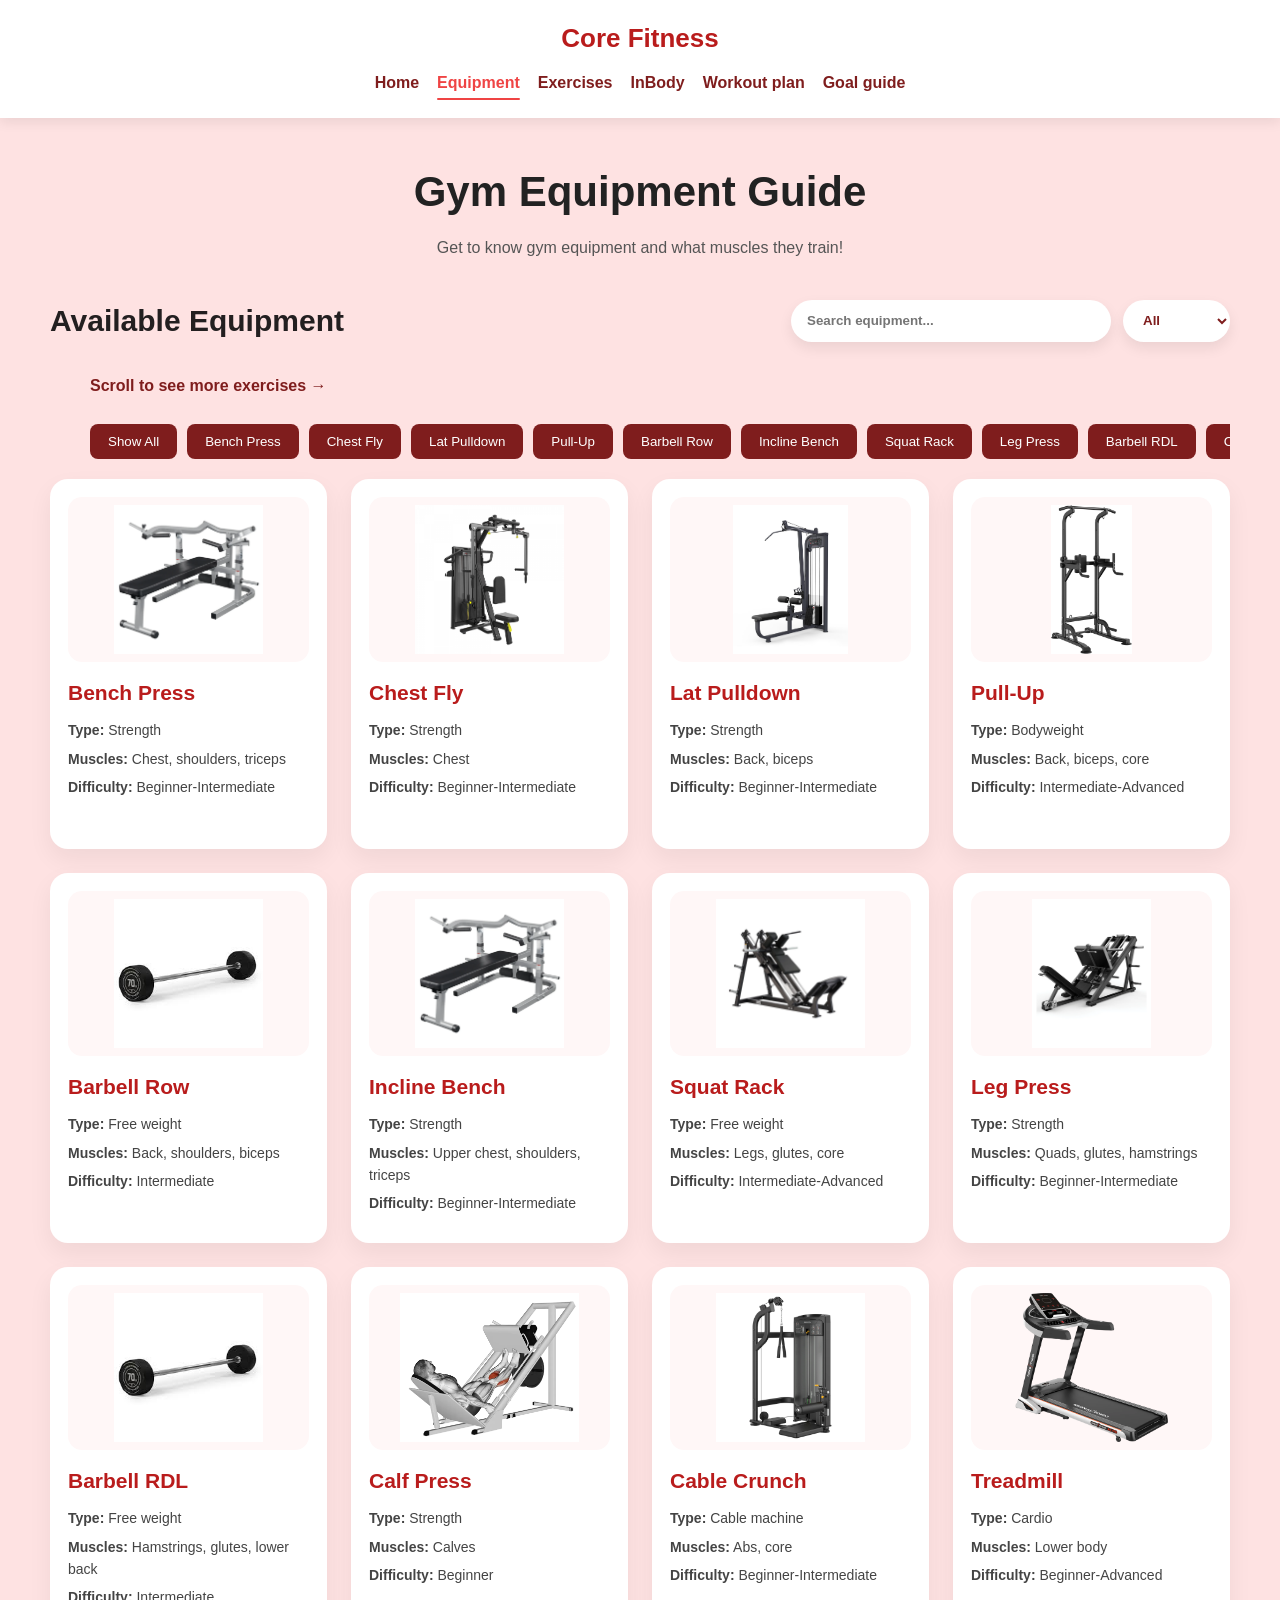
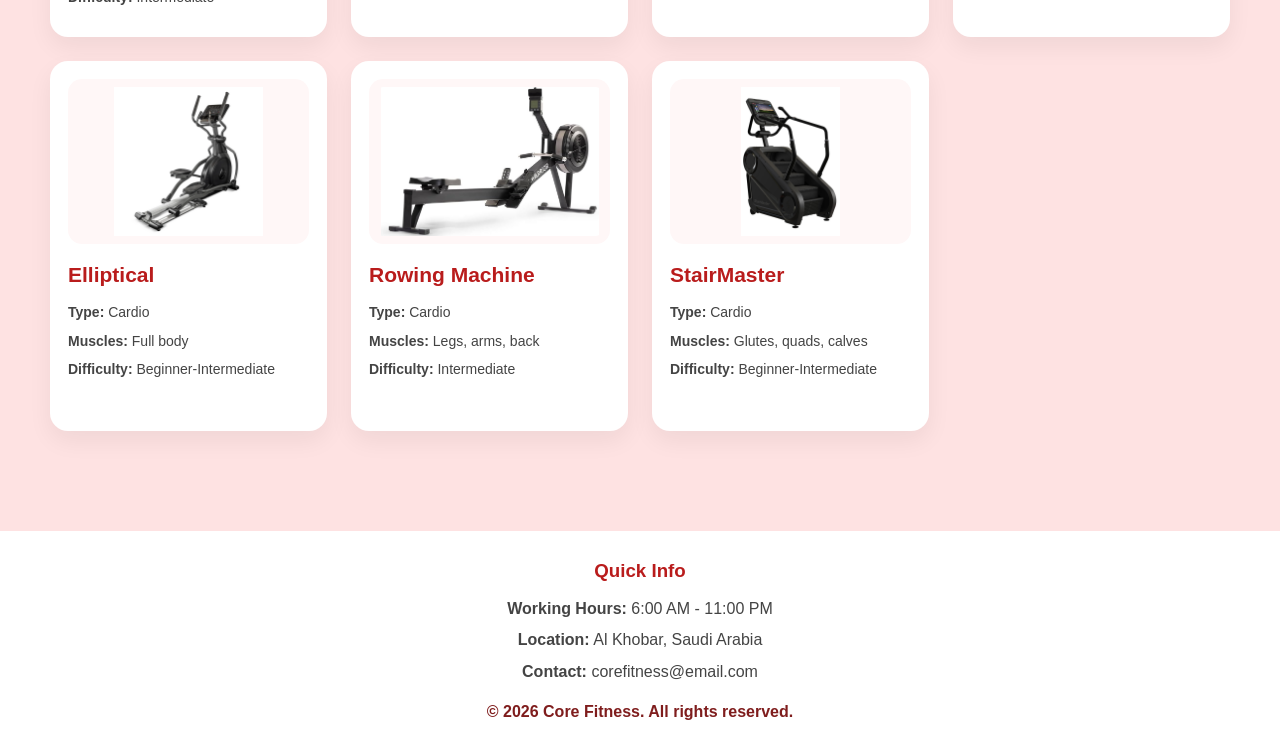
<file: equipment.html>
<!DOCTYPE html>
<html lang="en">
<head>
  <meta charset="UTF-8">
  <meta name="viewport" content="width=device-width, initial-scale=1.0">
  <title>Core Fitness - Equipment Guide</title>
  <link rel="stylesheet" href="css/equipment.css">
</head>

<body>
  <header class="navbar">
    <div class="logo">
      <h1>Core Fitness</h1>
    </div>

    <nav aria-label="Main navigation">
      <a href="index.html">Home</a>
      <a href="equipment.html" class="active">Equipment</a>
      <a href="exercises.html">Exercises</a>
      <a href="inbody.html">InBody</a>
      <a href="workoutplan.html">Workout plan</a>
      <a href="goalguide.html">Goal guide</a>
    </nav>
  </header>

  <main class="page">
    <section class="hero">
      <h1>Gym Equipment Guide</h1>
      <p>Get to know gym equipment and what muscles they train!</p>
    </section>

    <section class="equipment-section">
      <div class="equipment-top">
        <h2>Available Equipment</h2>

        <div class="equipment-controls">
          <label for="searchInput" class="visually-hidden">Search equipment</label>
          <input type="text" id="searchInput" placeholder="Search equipment..." autocomplete="off" spellcheck="false">

          <label for="filterSelect" class="visually-hidden">Filter equipment</label>
          <select id="filterSelect">
            <option value="all">All</option>
            <option value="strength">Strength</option>
            <option value="cardio">Cardio</option>
          </select>
        </div>
      </div>

       <p class="scroll-text">Scroll to see more exercises →</p>

<div class="equipment-buttons">
  <button type="button" data-equipment="all">Show All</button>
  <button type="button" data-equipment="Bench Press">Bench Press</button>
  <button type="button" data-equipment="Chest Fly">Chest Fly</button>
  <button type="button" data-equipment="Lat Pulldown">Lat Pulldown</button>
  <button type="button" data-equipment="Pull-Up">Pull-Up</button>
  <button type="button" data-equipment="Barbell Row">Barbell Row</button>
  <button type="button" data-equipment="Incline Bench">Incline Bench</button>
  <button type="button" data-equipment="Squat Rack">Squat Rack</button>
  <button type="button" data-equipment="Leg Press">Leg Press</button>
  <button type="button" data-equipment="Barbell RDL">Barbell RDL</button>
  <button type="button" data-equipment="Calf Press">Calf Press</button>
  <button type="button" data-equipment="Cable Crunch">Cable Crunch</button>
  <button type="button" data-equipment="Treadmill">Treadmill</button>
  <button type="button" data-equipment="Elliptical">Elliptical</button>
  <button type="button" data-equipment="Rowing Machine">Rowing Machine</button>
  <button type="button" data-equipment="StairMaster">StairMaster</button>
</div>
      <div class="grid">
        <div class="card" data-type="strength">
          <img src="images/bench-press.jpg" alt="Bench Press">
          <h3>Bench Press</h3>
          <p><strong>Type:</strong> Strength</p>
          <p><strong>Muscles:</strong> Chest, shoulders, triceps</p>
          <p><strong>Difficulty:</strong> Beginner-Intermediate</p>
        </div>

        <div class="card" data-type="strength">
          <img src="images/chest-fly.jpg" alt="Chest Fly">
          <h3>Chest Fly</h3>
          <p><strong>Type:</strong> Strength</p>
          <p><strong>Muscles:</strong> Chest</p>
          <p><strong>Difficulty:</strong> Beginner-Intermediate</p>
        </div>

        <div class="card" data-type="strength">
          <img src="images/lat-pulldown.jpg" alt="Lat Pulldown">
          <h3>Lat Pulldown</h3>
          <p><strong>Type:</strong> Strength</p>
          <p><strong>Muscles:</strong> Back, biceps</p>
          <p><strong>Difficulty:</strong> Beginner-Intermediate</p>
        </div>

        <div class="card" data-type="strength">
          <img src="images/pull-up-bars.jpg" alt="Pull-Up">
          <h3>Pull-Up</h3>
          <p><strong>Type:</strong> Bodyweight</p>
          <p><strong>Muscles:</strong> Back, biceps, core</p>
          <p><strong>Difficulty:</strong> Intermediate-Advanced</p>
        </div>

        <div class="card" data-type="strength">
          <img src="images/barbell-rdl.jpg" alt="Barbell Row">
          <h3>Barbell Row</h3>
          <p><strong>Type:</strong> Free weight</p>
          <p><strong>Muscles:</strong> Back, shoulders, biceps</p>
          <p><strong>Difficulty:</strong> Intermediate</p>
        </div>

        <div class="card" data-type="strength">
          <img src="images/bench-press.jpg" alt="Incline Bench">
          <h3>Incline Bench</h3>
          <p><strong>Type:</strong> Strength</p>
          <p><strong>Muscles:</strong> Upper chest, shoulders, triceps</p>
          <p><strong>Difficulty:</strong> Beginner-Intermediate</p>
        </div>

        <div class="card" data-type="strength">
          <img src="images/squat-racks.jpg" alt="Squat Rack">
          <h3>Squat Rack</h3>
          <p><strong>Type:</strong> Free weight</p>
          <p><strong>Muscles:</strong> Legs, glutes, core</p>
          <p><strong>Difficulty:</strong> Intermediate-Advanced</p>
        </div>

        <div class="card" data-type="strength">
          <img src="images/leg-press.jpg" alt="Leg Press">
          <h3>Leg Press</h3>
          <p><strong>Type:</strong> Strength</p>
          <p><strong>Muscles:</strong> Quads, glutes, hamstrings</p>
          <p><strong>Difficulty:</strong> Beginner-Intermediate</p>
        </div>

        <div class="card" data-type="strength">
          <img src="images/barbell-rdl.jpg" alt="Barbell RDL">
          <h3>Barbell RDL</h3>
          <p><strong>Type:</strong> Free weight</p>
          <p><strong>Muscles:</strong> Hamstrings, glutes, lower back</p>
          <p><strong>Difficulty:</strong> Intermediate</p>
        </div>

        <div class="card" data-type="strength">
          <img src="images/calf-press.jpg" alt="Calf Press">
          <h3>Calf Press</h3>
          <p><strong>Type:</strong> Strength</p>
          <p><strong>Muscles:</strong> Calves</p>
          <p><strong>Difficulty:</strong> Beginner</p>
        </div>

        <div class="card" data-type="strength">
          <img src="images/cable-crunch.jpg" alt="Cable Crunch">
          <h3>Cable Crunch</h3>
          <p><strong>Type:</strong> Cable machine</p>
          <p><strong>Muscles:</strong> Abs, core</p>
          <p><strong>Difficulty:</strong> Beginner-Intermediate</p>
        </div>

        <div class="card" data-type="cardio">
          <img src="images/treadmill.jpg" alt="Treadmill">
          <h3>Treadmill</h3>
          <p><strong>Type:</strong> Cardio</p>
          <p><strong>Muscles:</strong> Lower body</p>
          <p><strong>Difficulty:</strong> Beginner-Advanced</p>
        </div>

        <div class="card" data-type="cardio">
          <img src="images/Elliptical.jpg" alt="Elliptical">
          <h3>Elliptical</h3>
          <p><strong>Type:</strong> Cardio</p>
          <p><strong>Muscles:</strong> Full body</p>
          <p><strong>Difficulty:</strong> Beginner-Intermediate</p>
        </div>

        <div class="card" data-type="cardio">
          <img src="images/rowing machine.jpg" alt="Rowing Machine">
          <h3>Rowing Machine</h3>
          <p><strong>Type:</strong> Cardio</p>
          <p><strong>Muscles:</strong> Legs, arms, back</p>
          <p><strong>Difficulty:</strong> Intermediate</p>
        </div>

        <div class="card" data-type="cardio">
          <img src="images/StairMaster.jpg" alt="StairMaster">
          <h3>StairMaster</h3>
          <p><strong>Type:</strong> Cardio</p>
          <p><strong>Muscles:</strong> Glutes, quads, calves</p>
          <p><strong>Difficulty:</strong> Beginner-Intermediate</p>
        </div>
      </div>
    </section>
  </main>

  <footer>

  <div class="footer-info">
    <h3>Quick Info</h3>

    <p><strong>Working Hours:</strong> 6:00 AM - 11:00 PM</p>

    <p><strong>Location:</strong> Al Khobar, Saudi Arabia</p>

    <p><strong>Contact:</strong> corefitness@email.com</p>
  </div>

  <p class="rights">
    ©️ 2026 Core Fitness. All rights reserved.
  </p>

</footer>

  <script src="js/equipment.js"></script>
</body>
</html>
</file>
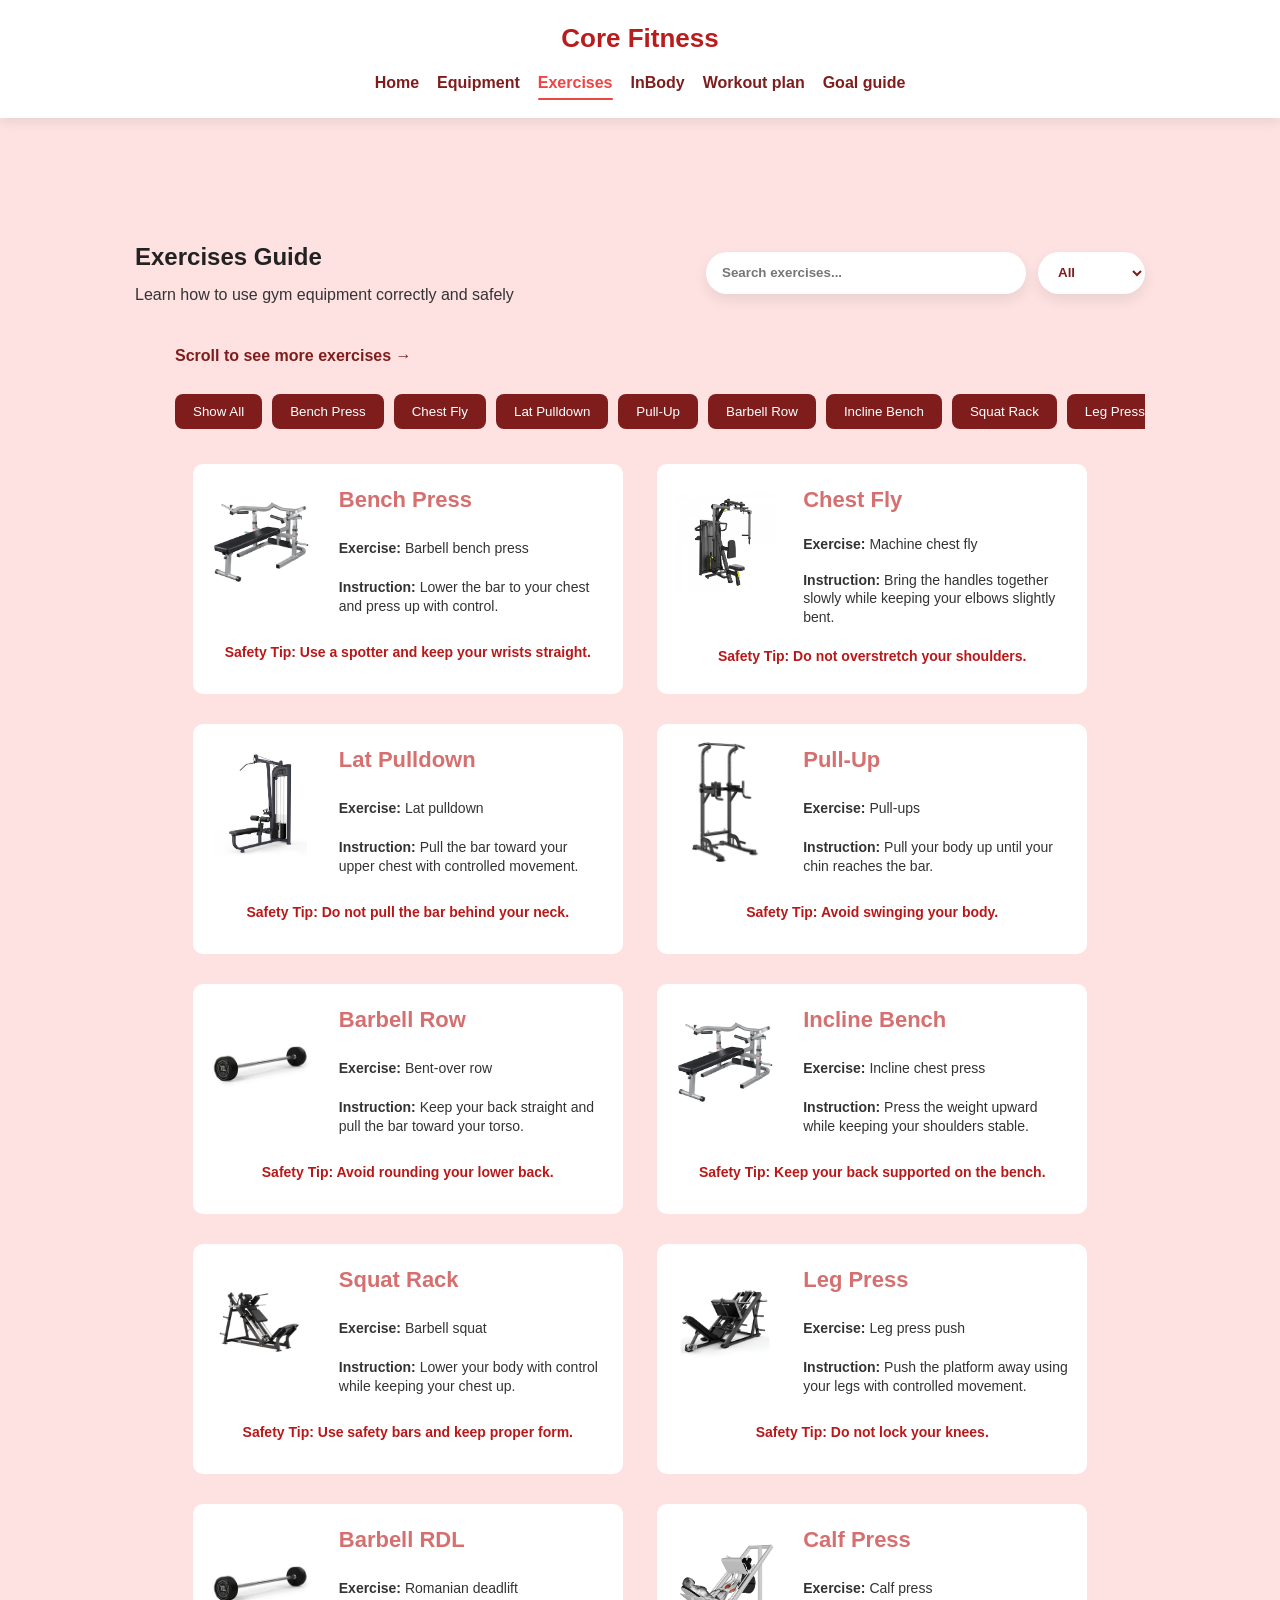
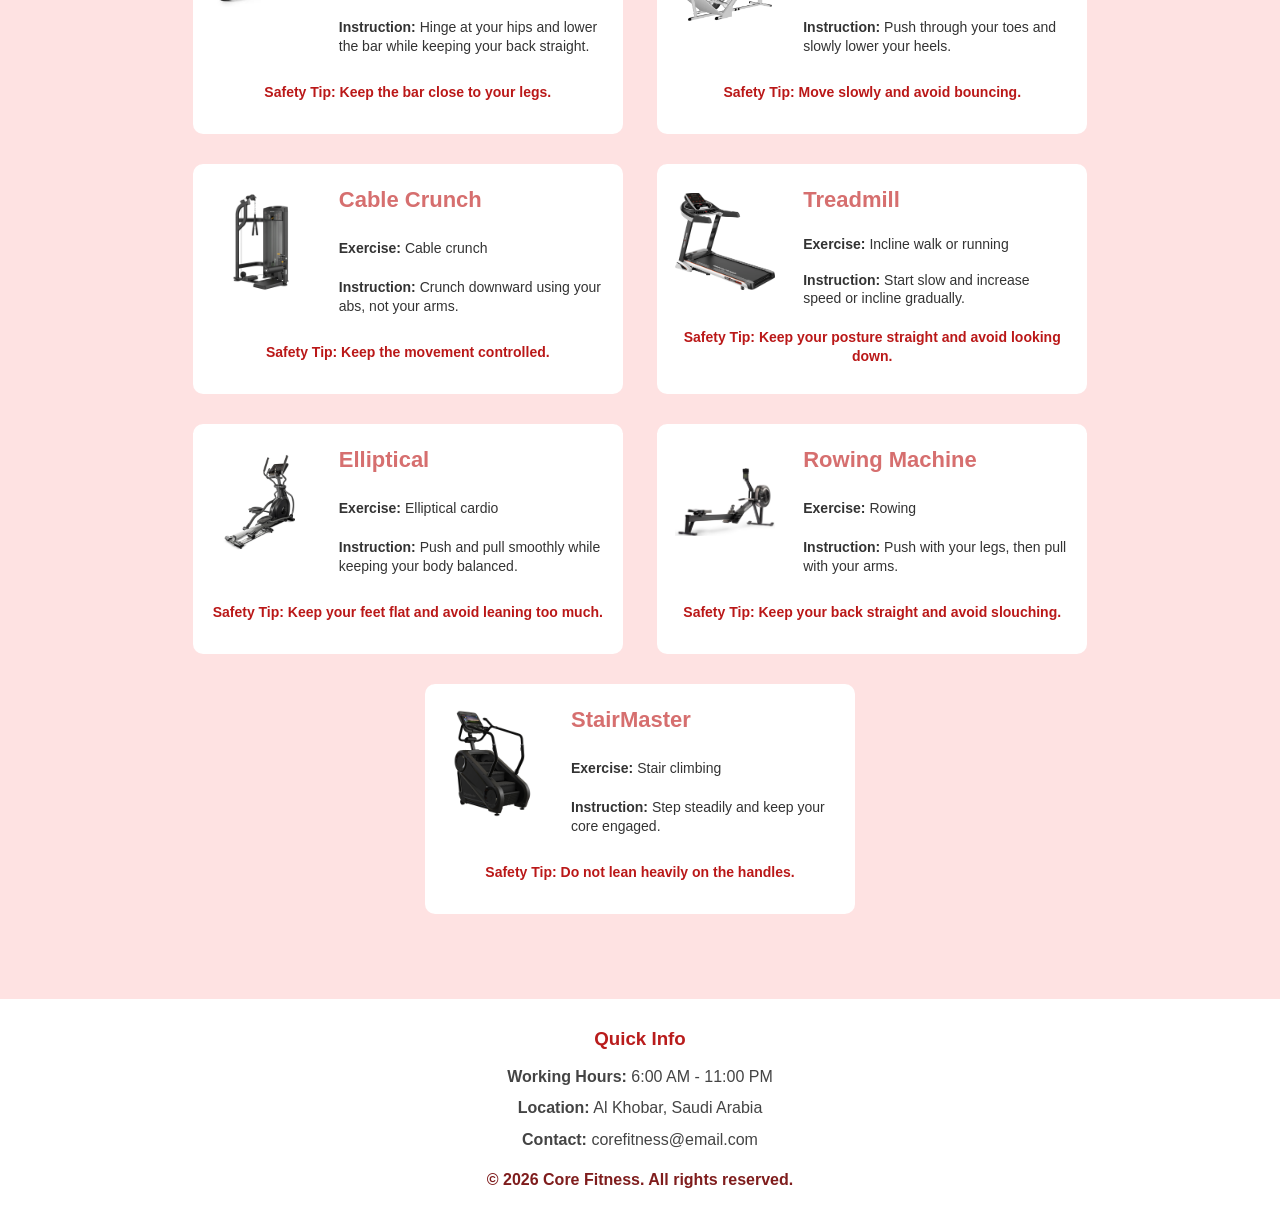
<file: exercises.html>
<!DOCTYPE html>
<html lang="en">
<head>
  <meta charset="UTF-8">
  <meta name="viewport" content="width=device-width, initial-scale=1.0">
  <title>Core Fitness - Exercises</title>
  <link rel="stylesheet" href="css/exercises.css">
</head>

<body>
  <header class="navbar">
    <div class="logo">
      <h1>Core Fitness</h1>
    </div>

    <nav aria-label="Main navigation">
      <a href="index.html">Home</a>
      <a href="equipment.html">Equipment</a>
      <a href="exercises.html" class="active">Exercises</a>
      <a href="inbody.html">InBody</a>
      <a href="workoutplan.html">Workout plan</a>
      <a href="goalguide.html">Goal guide</a>
    </nav>
  </header>

  <main>
    <section class="hero exercises-header">
      <div>
        <h1>Exercises Guide</h1>
        <p>Learn how to use gym equipment correctly and safely</p>
      </div>

      <div class="exercises-controls">

        <label for="searchInput" class="visually-hidden">Search exercises</label>
        <input type="search" id="searchInput" name="searchInput" placeholder="Search exercises..." autocomplete="off" spellcheck="false">

        <label for="filterSelect" class="visually-hidden">Filter exercises</label>
        <select id="filterSelect">
          <option value="all">All</option>
          <option value="strength">Strength</option>
          <option value="cardio">Cardio</option>
        </select>
      </div>
    </section>

    <p class="scroll-text">Scroll to see more exercises →</p>

<div class="exercise-buttons">
  <button type="button" data-exercise="all">Show All</button>
  <button type="button" data-exercise="Bench Press">Bench Press</button>
  <button type="button" data-exercise="Chest Fly">Chest Fly</button>
  <button type="button" data-exercise="Lat Pulldown">Lat Pulldown</button>
  <button type="button" data-exercise="Pull-Up">Pull-Up</button>
  <button type="button" data-exercise="Barbell Row">Barbell Row</button>
  <button type="button" data-exercise="Incline Bench">Incline Bench</button>
  <button type="button" data-exercise="Squat Rack">Squat Rack</button>
  <button type="button" data-exercise="Leg Press">Leg Press</button>
  <button type="button" data-exercise="Barbell RDL">Barbell RDL</button>
  <button type="button" data-exercise="Calf Press">Calf Press</button>
  <button type="button" data-exercise="Cable Crunch">Cable Crunch</button>
  <button type="button" data-exercise="Treadmill">Treadmill</button>
  <button type="button" data-exercise="Elliptical">Elliptical</button>
  <button type="button" data-exercise="Rowing Machine">Rowing Machine</button>
  <button type="button" data-exercise="StairMaster">StairMaster</button>
</div>

    <section class="grid">
      <article class="card" data-type="strength">
        <img src="images/bench-press.jpg" alt="Bench Press">
        <h2>Bench Press</h2>
        <p><strong>Exercise:</strong> Barbell bench press</p>
        <p><strong>Instruction:</strong> Lower the bar to your chest and press up with control.</p>
        <p class="safety"><strong>Safety Tip:</strong> Use a spotter and keep your wrists straight.</p>
      </article>

      <article class="card" data-type="strength">
        <img src="images/chest-fly.jpg" alt="Chest Fly">
        <h2>Chest Fly</h2>
        <p><strong>Exercise:</strong> Machine chest fly</p>
        <p><strong>Instruction:</strong> Bring the handles together slowly while keeping your elbows slightly bent.</p>
        <p class="safety"><strong>Safety Tip:</strong> Do not overstretch your shoulders.</p>
      </article>

      <article class="card" data-type="strength">
        <img src="images/lat-pulldown.jpg" alt="Lat Pulldown">
        <h2>Lat Pulldown</h2>
        <p><strong>Exercise:</strong> Lat pulldown</p>
        <p><strong>Instruction:</strong> Pull the bar toward your upper chest with controlled movement.</p>
        <p class="safety"><strong>Safety Tip:</strong> Do not pull the bar behind your neck.</p>
      </article>

      <article class="card" data-type="strength">
        <img src="images/pull-up-bars.jpg" alt="Pull-Up">
        <h2>Pull-Up</h2>
        <p><strong>Exercise:</strong> Pull-ups</p>
        <p><strong>Instruction:</strong> Pull your body up until your chin reaches the bar.</p>
        <p class="safety"><strong>Safety Tip:</strong> Avoid swinging your body.</p>
      </article>

      <article class="card" data-type="strength">
        <img src="images/barbell-rdl.jpg" alt="Barbell Row">
        <h2>Barbell Row</h2>
        <p><strong>Exercise:</strong> Bent-over row</p>
        <p><strong>Instruction:</strong> Keep your back straight and pull the bar toward your torso.</p>
        <p class="safety"><strong>Safety Tip:</strong> Avoid rounding your lower back.</p>
      </article>

      <article class="card" data-type="strength">
        <img src="images/bench-press.jpg" alt="Incline Bench">
        <h2>Incline Bench</h2>
        <p><strong>Exercise:</strong> Incline chest press</p>
        <p><strong>Instruction:</strong> Press the weight upward while keeping your shoulders stable.</p>
        <p class="safety"><strong>Safety Tip:</strong> Keep your back supported on the bench.</p>
      </article>

      <article class="card" data-type="strength">
        <img src="images/squat-racks.jpg" alt="Squat Rack">
        <h2>Squat Rack</h2>
        <p><strong>Exercise:</strong> Barbell squat</p>
        <p><strong>Instruction:</strong> Lower your body with control while keeping your chest up.</p>
        <p class="safety"><strong>Safety Tip:</strong> Use safety bars and keep proper form.</p>
      </article>

      <article class="card" data-type="strength">
        <img src="images/leg-press.jpg" alt="Leg Press">
        <h2>Leg Press</h2>
        <p><strong>Exercise:</strong> Leg press push</p>
        <p><strong>Instruction:</strong> Push the platform away using your legs with controlled movement.</p>
        <p class="safety"><strong>Safety Tip:</strong> Do not lock your knees.</p>
      </article>

      <article class="card" data-type="strength">
        <img src="images/barbell-rdl.jpg" alt="Barbell RDL">
        <h2>Barbell RDL</h2>
        <p><strong>Exercise:</strong> Romanian deadlift</p>
        <p><strong>Instruction:</strong> Hinge at your hips and lower the bar while keeping your back straight.</p>
        <p class="safety"><strong>Safety Tip:</strong> Keep the bar close to your legs.</p>
      </article>

      <article class="card" data-type="strength">
        <img src="images/calf-press.jpg" alt="Calf Press">
        <h2>Calf Press</h2>
        <p><strong>Exercise:</strong> Calf press</p>
        <p><strong>Instruction:</strong> Push through your toes and slowly lower your heels.</p>
        <p class="safety"><strong>Safety Tip:</strong> Move slowly and avoid bouncing.</p>
      </article>

      <article class="card" data-type="strength">
        <img src="images/cable-crunch.jpg" alt="Cable Crunch">
        <h2>Cable Crunch</h2>
        <p><strong>Exercise:</strong> Cable crunch</p>
        <p><strong>Instruction:</strong> Crunch downward using your abs, not your arms.</p>
        <p class="safety"><strong>Safety Tip:</strong> Keep the movement controlled.</p>
      </article>

      <article class="card" data-type="cardio">
        <img src="images/treadmill.jpg" alt="Treadmill">
        <h2>Treadmill</h2>
        <p><strong>Exercise:</strong> Incline walk or running</p>
        <p><strong>Instruction:</strong> Start slow and increase speed or incline gradually.</p>
        <p class="safety"><strong>Safety Tip:</strong> Keep your posture straight and avoid looking down.</p>
      </article>

      <article class="card" data-type="cardio">
        <img src="images/Elliptical.jpg" alt="Elliptical">
        <h2>Elliptical</h2>
        <p><strong>Exercise:</strong> Elliptical cardio</p>
        <p><strong>Instruction:</strong> Push and pull smoothly while keeping your body balanced.</p>
        <p class="safety"><strong>Safety Tip:</strong> Keep your feet flat and avoid leaning too much.</p>
      </article>

      <article class="card" data-type="cardio">
        <img src="images/rowing machine.jpg" alt="Rowing Machine">
        <h2>Rowing Machine</h2>
        <p><strong>Exercise:</strong> Rowing</p>
        <p><strong>Instruction:</strong> Push with your legs, then pull with your arms.</p>
        <p class="safety"><strong>Safety Tip:</strong> Keep your back straight and avoid slouching.</p>
      </article>

      <article class="card" data-type="cardio">
        <img src="images/StairMaster.jpg" alt="StairMaster">
        <h2>StairMaster</h2>
        <p><strong>Exercise:</strong> Stair climbing</p>
        <p><strong>Instruction:</strong> Step steadily and keep your core engaged.</p>
        <p class="safety"><strong>Safety Tip:</strong> Do not lean heavily on the handles.</p>
      </article>
    </section>
  </main>

  <footer>

    <div class="footer-info">
      <h3>Quick Info</h3>

      <p><strong>Working Hours:</strong> 6:00 AM - 11:00 PM</p>

      <p><strong>Location:</strong> Al Khobar, Saudi Arabia</p>

      <p><strong>Contact:</strong> corefitness@email.com</p>


    </div>
    <p class="rights">
    © 2026 Core Fitness. All rights reserved.
  </p>
  </footer>

  <script src="js/exercises.js"></script>
</body>
</html>
</file>
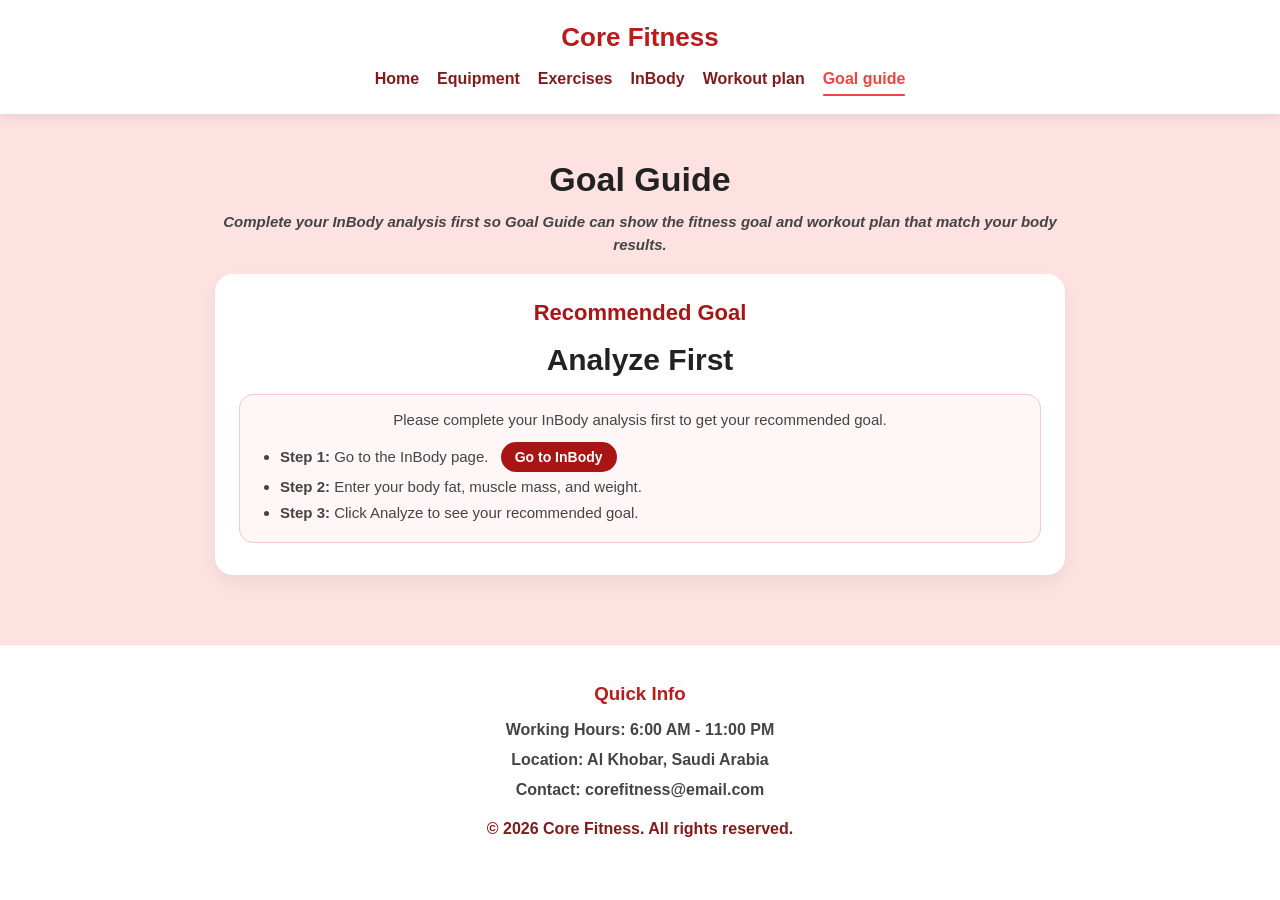
<file: goalguide.html>
<!DOCTYPE html>
<html lang="en">
<head>
  <meta charset="UTF-8">
  <meta name="viewport" content="width=device-width, initial-scale=1.0">
  <title>Core Fitness - Goal Guide</title>
  <link rel="stylesheet" href="css/goalguide.css">
</head>

<body>

  <header class="navbar">
    <div class="logo">
      <h1>Core Fitness</h1>
    </div>

    <nav aria-label="Main navigation">
      <a href="index.html">Home</a>
      <a href="equipment.html">Equipment</a>
      <a href="exercises.html">Exercises</a>
      <a href="inbody.html">InBody</a>
      <a href="workoutplan.html">Workout plan</a>
      <a href="goalguide.html" class="active">Goal guide</a>
    </nav>
  </header>

  <div class="page">
    <div class="content-area">

      <h1 class="title">Goal Guide</h1>

      <p class="subtitle">
        Complete your InBody analysis first so Goal Guide can show the fitness goal and workout plan that match your body results.
      </p>

      <div class="main-card">

        <div class="section-header">
          <div class="label">Recommended Goal</div>
        </div>

        <div id="goalName" class="goal-name">Analyze First</div>

        <div class="info-box">
          <p id="infoIntro" class="info-intro">
            Please complete your InBody analysis first to get your recommended goal.
          </p>

          <ul id="goalList" class="bullet-list">
            <li>
              <strong>Step 1:</strong> Go to the InBody page.
              <a href="inbody.html" class="small-link">Go to InBody</a>
            </li>
            <li><strong>Step 2:</strong> Enter your body fat, muscle mass, and weight.</li>
            <li><strong>Step 3:</strong> Click Analyze to see your recommended goal.</li>
          </ul>
        </div>

        <div id="nextStepBox" class="next-step-box hidden">
          <div class="next-step-title">Next Step</div>

          <p class="next-step-text">
            Click below to view the workout plan that matches your goal.
          </p>

          <div class="btn-wrap">
            <a href="workoutplan.html" class="btn">View Workout Plan</a>
          </div>
        </div>

      </div>

    </div>
  </div>

    <footer>

  <div class="footer-info">
    <h3>Quick Info</h3>

    <p><strong>Working Hours:</strong> 6:00 AM - 11:00 PM</p>

    <p><strong>Location:</strong> Al Khobar, Saudi Arabia</p>

    <p><strong>Contact:</strong> corefitness@email.com</p>
  </div>

  <p class="rights">
    ©️ 2026 Core Fitness. All rights reserved.
  </p>

</footer>

  <script src="js/goalguide.js"></script>

</body>
</html>
</file>
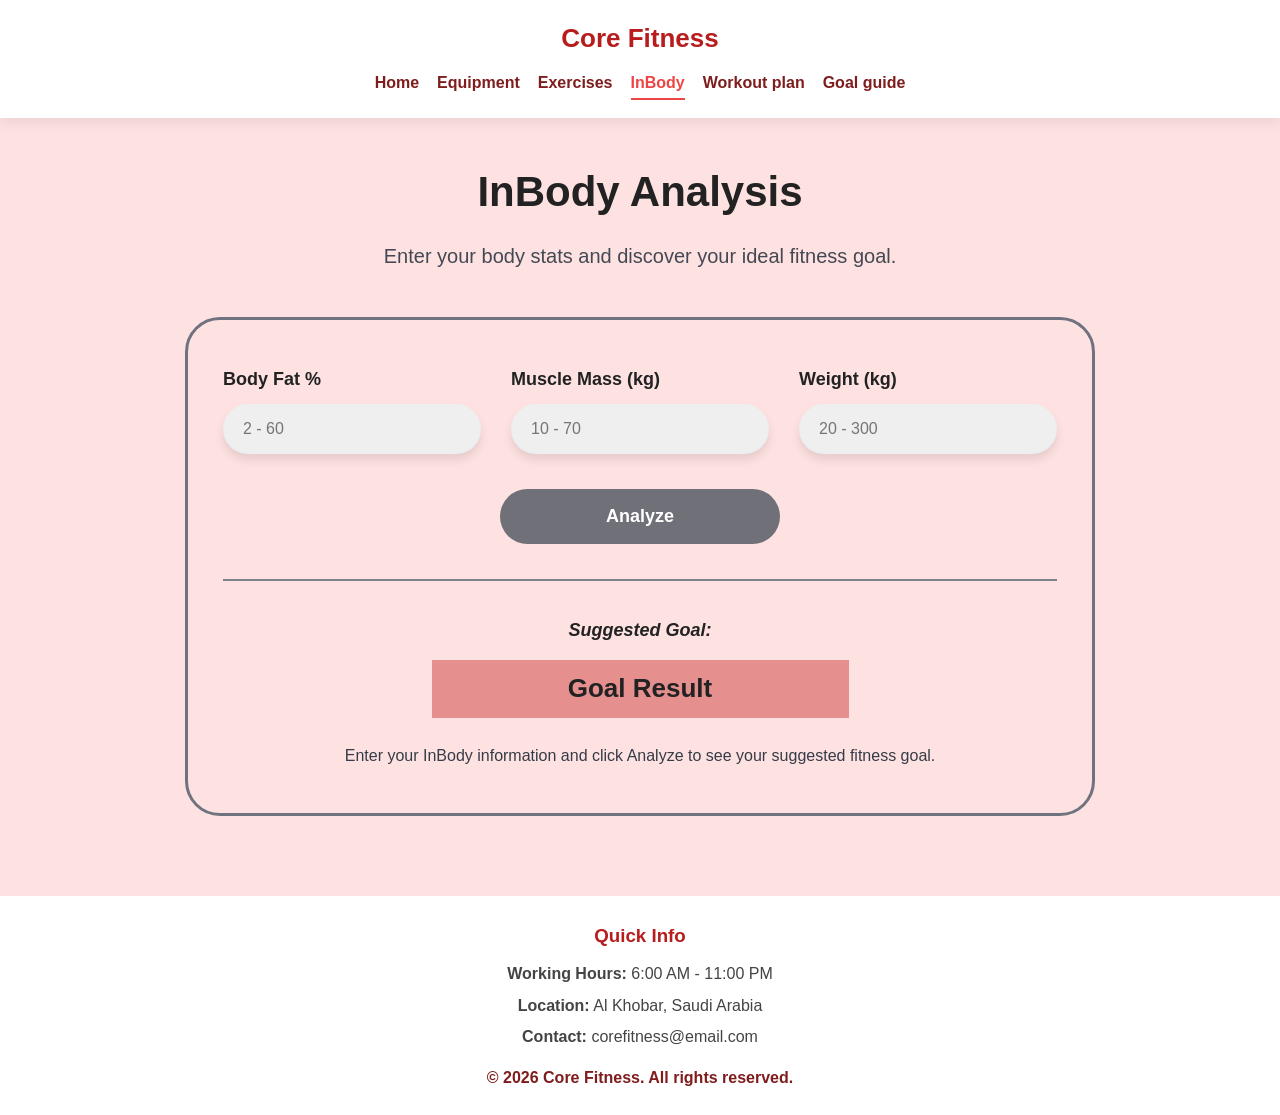
<file: inbody.html>
<!DOCTYPE html>
<html lang="en">
<head>
  <meta charset="UTF-8">
  <meta name="viewport" content="width=device-width, initial-scale=1.0">
  <title>InBody Analysis</title>
  <link rel="stylesheet" href="css/inbody.css">
</head>

<body>

  <header class="navbar">
    <div class="logo">
      <h1>Core Fitness</h1>
    </div>

    <nav aria-label="Main navigation">
      <a href="index.html">Home</a>
      <a href="equipment.html">Equipment</a>
      <a href="exercises.html">Exercises</a>
      <a href="inbody.html" class="active">InBody</a>
      <a href="workoutplan.html">Workout plan</a>
      <a href="goalguide.html">Goal guide</a>
    </nav>
  </header>

  <div class="page">

    <h1 class="title">InBody Analysis</h1>
    <p class="subtitle">Enter your body stats and discover your ideal fitness goal.</p>

    <div class="main-box">

      <div class="inputs-row">

        <div class="input-group">
          <label for="bodyFat">Body Fat %</label>
          <input id="bodyFat" type="number" class="fake-input" placeholder="2 - 60">
          <p id="bodyFatError" class="input-error"></p>
        </div>

        <div class="input-group">
          <label for="muscleMass">Muscle Mass (kg)</label>
          <input id="muscleMass" type="number" class="fake-input" placeholder="10 - 70">
          <p id="muscleMassError" class="input-error"></p>
        </div>

        <div class="input-group">
          <label for="weight">Weight (kg)</label>
          <input id="weight" type="number" class="fake-input" placeholder="20 - 300">
          <p id="weightError" class="input-error"></p>
        </div>

      </div>

      <div class="button-wrap">
        <button id="analyzeBtn" class="analyze-btn" type="button">Analyze</button>
      </div>

      <hr class="divider">

      <div class="goal-label">Suggested Goal:</div>

      <div id="goalBox" class="goal-box">Goal Result</div>

      <p id="adviceText" class="advice">
        Enter your InBody information and click Analyze to see your suggested fitness goal.
      </p>

    </div>
  </div>

  <footer>

  <div class="footer-info">
    <h3>Quick Info</h3>

    <p><strong>Working Hours:</strong> 6:00 AM - 11:00 PM</p>

    <p><strong>Location:</strong> Al Khobar, Saudi Arabia</p>

    <p><strong>Contact:</strong> corefitness@email.com</p>
  </div>

  <p class="rights">
    ©️ 2026 Core Fitness. All rights reserved.
  </p>

</footer>

  <script src="js/inbody.js"></script>

</body>
</html>
</file>
<file: css/equipment.css>
* {
    margin: 0;
    padding: 0;
    box-sizing: border-box;
}

body {
    font-family: Arial, sans-serif;
    background-color: #fee2e2;
    color: #222;
    line-height: 1.6;
}

.navbar {
    background-color: white;
    padding: 18px 40px;
    box-shadow: 0 4px 12px rgba(0, 0, 0, 0.08);
    position: sticky;
    top: 0;
    z-index: 1000;
}

.navbar .logo h1 {
    color: #b91c1c;
    font-size: 26px;
    margin-bottom: 10px;
    text-align: center;
}

nav {
    display: flex;
    justify-content: center;
    flex-wrap: wrap;
    gap: 18px;
}

nav a {
    text-decoration: none;
    color: #7f1d1d;
    font-weight: 600;
    padding-bottom: 5px;
    position: relative;
    transition: 0.3s;
}

nav a:hover,
nav a.active {
    color: #ef4444;
}

nav a.active::after {
    content: "";
    position: absolute;
    width: 100%;
    height: 2px;
    background-color: #ef4444;
    bottom: 0;
    left: 0;
    border-radius: 2px;
}

.page {
    width: min(1180px, calc(100% - 60px));
    margin: 0 auto;
    padding: 40px 0 60px;
}

.hero {
    text-align: center;
    margin-bottom: 36px;
}

.hero h1 {
    font-size: 42px;
    margin-bottom: 10px;
}

.hero p {
    color: #555;
    font-size: 16px;
}

.equipment-section {
    margin-top: 20px;
}

.equipment-top {
    display: flex;
    justify-content: space-between;
    align-items: center;
    margin-bottom: 28px;
    gap: 20px;
}

.equipment-top h2 {
    margin-bottom: 0;
    text-align: left;
    font-size: 30px;
    color: #231f20;
}

.equipment-controls {
    display: flex;
    gap: 12px;
    align-items: center;
}

#searchInput,
#filterSelect {
    height: 42px;
    border: none;
    border-radius: 999px;
    padding: 0 16px;
    background-color: white;
    color: #7f1d1d;
    font-weight: 600;
    box-shadow: 0 6px 14px rgba(0, 0, 0, 0.08);
    outline: none;
}

#searchInput {
    width: 320px;
}

#filterSelect {
    cursor: pointer;
}

#searchInput:focus,
#filterSelect:focus {
    box-shadow: 0 0 12px rgba(194, 24, 91, 0.45);
}

.grid {
    display: grid;
    grid-template-columns: repeat(auto-fill, minmax(240px, 1fr));
    gap: 24px;
    align-items: start;
}

.card {
    background: white;
    padding: 18px;
    border-radius: 18px;
    transition: all 0.3s ease;
    height: 370px;
    max-height: 370px;
    display: flex;
    flex-direction: column;
    justify-content: flex-start;
    box-shadow: 0 10px 24px rgba(0, 0, 0, 0.06);
    overflow: hidden;
}

.card:hover {
    transform: translateY(-6px);
    box-shadow: 0 12px 24px rgba(194, 24, 91, 0.18);
}

.card img {
    width: 100%;
    height: 165px;
    object-fit: contain;
    margin-bottom: 14px;
    background-color: #fff7f7;
    border-radius: 14px;
    padding: 8px;
}

.card h3 {
    margin-bottom: 10px;
    color: #b91c1c;
    font-size: 21px;
}

.card p {
    color: #444;
    font-size: 14px;
    margin-bottom: 6px;
}

footer{
    background:white;
    margin-top:40px;
    padding:25px;
    text-align:center;
}

.footer-info h3{
    color:#b91c1c;
    margin-bottom:10px;
}

.footer-info p{
    margin-bottom:6px;
    color:#444;
}

.rights{
    margin-top:15px;
    font-weight:bold;
    color:#7f1d1d;
}

@media (max-width: 700px) {
    .page {
        width: min(100% - 28px, 1180px);
        padding-top: 30px;
    }

    .hero h1 {
        font-size: 34px;
    }

    .equipment-top {
        flex-direction: column;
        align-items: stretch;
    }

    .equipment-top h2 {
        text-align: center;
        font-size: 26px;
    }

    .equipment-controls {
        flex-direction: column;
        width: 100%;
    }

    #searchInput,
    #filterSelect {
        width: 100%;
    }
}

.no-result-message {
    text-align: center;
    margin-top: 40px;
}

.not-found-img {
    width: 320px;
    max-width: 90%;
    display: block;
    margin: 20px auto 0;
}

.error-img {
    width: 500px;
    display: block;
    margin-top: 80px;
    margin-left: 20px;
}

.visually-hidden {
    position: absolute;
    left: -9999px;
}

.scroll-text{
  color:#7f1d1d;
  font-weight:bold;
  margin:15px 40px;
}

.equipment-buttons{
  display:flex;
  gap:10px;
  overflow-x:auto;
  padding:10px 40px 20px;
}

.equipment-buttons button{
  background:#7f1d1d;
  color:white;
  border:none;
  padding:10px 18px;
  border-radius:8px;
  cursor:pointer;
  white-space:nowrap;
  transition:0.3s;
}

.equipment-buttons button:hover{
  background:#5c1111;
}


/* scroll bar */

::-webkit-scrollbar {
    width: 18px;
}

::-webkit-scrollbar-track {
    background-color: #fff8f8;
    border-left: 1px solid #f0caca;
}

::-webkit-scrollbar-thumb {
    background-color: #4d4c4c;
    border-radius: 999px;
    border: 4px solid #fff8f8;
}

::-webkit-scrollbar-thumb:hover {
    background-color: #8f1212;
}
</file>
<file: css/exercises.css>
* {
    margin: 0;
    padding: 0;
    box-sizing: border-box;
}

body {
    font-family: Arial, sans-serif;
    background-color: #fee2e2;
    color: #222;
    line-height: 1.6;
}

.navbar {
    background-color: white;
    padding: 18px 40px;
    box-shadow: 0 4px 12px rgba(0, 0, 0, 0.08);
    position: sticky;
    top: 0;
    z-index: 1000;
}

.navbar .logo h1 {
    color: #b91c1c;
    font-size: 26px;
    margin-bottom: 10px;
    text-align: center;
}

nav {
    display: flex;
    justify-content: center;
    flex-wrap: wrap;
    gap: 18px;
}

nav a {
    text-decoration: none;
    color: #7f1d1d;
    font-weight: 600;
    padding-bottom: 5px;
    position: relative;
    transition: 0.3s;
}

nav a:hover,
nav a.active {
    color: #ef4444;
}

nav a.active::after {
    content: "";
    position: absolute;
    width: 100%;
    height: 2px;
    background-color: #ef4444;
    bottom: 0;
    left: 0;
    border-radius: 2px;
}

main {
    max-width: 1050px;
    margin: 0 auto;
    padding: 30px 20px;
    text-align: left;
}

.hero {
    margin-bottom: 24px;
    padding-top: 90px;
}

.hero h1 {
    margin-bottom: 5px;
}

.hero p {
    color: #333;
}

.exercises-top {
    width: 100%;
    display: flex;
    justify-content: space-between;
    align-items: center;
    margin: 15px auto 20px;
    gap: 20px;
}

.exercises-top h2 {
    color: #222;
}

.exercises-controls {
    display: flex;
    gap: 12px;
    align-items: center;
}

#searchInput,
#filterSelect {
    height: 42px;
    border: none;
    border-radius: 999px;
    padding: 0 16px;
    background-color: white;
    color: #7f1d1d;
    font-weight: 600;
    box-shadow: 0 6px 14px rgba(0, 0, 0, 0.08);
    outline: none;
}

#searchInput {
    width: 320px;
}

#filterSelect {
    cursor: pointer;
}

#searchInput:focus,
#filterSelect:focus {
    box-shadow: 0 0 12px rgba(194, 24, 91, 0.45);
}

section.grid {
    width: 100%;
    text-align: center;
    margin: 0 auto;
}

.card {
    background-color: white;
    border-radius: 10px;
    padding: 18px;
    margin: 15px;
    display: inline-grid;
    grid-template-columns: 110px 1fr;
    column-gap: 18px;
    width: 430px;
    height: 230px;
    vertical-align: top;
    box-sizing: border-box;
    text-align: left;
    overflow: hidden;
    transition: all 0.3s ease;
}

.card img {
    width: 100px;
    height: 120px;
    object-fit: contain;
    border-radius: 8px;
    grid-row: 1 / 5;
    align-self: start;
}

.card h2 {
    margin: 0 0 8px 0;
    color: #d66f6f;
    font-size: 22px;
}

.card p {
    margin: 7px 0;
    font-size: 14px;
    line-height: 1.35;
    color: #333;
}

.card:hover {
    transform: scale(1.03);
    box-shadow: 0 0 18px rgba(194, 24, 91, 0.35),
                0 0 30px rgba(194, 24, 91, 0.20);
}

.safety {
    grid-column: 1 / 3;
    color: #ba1818 !important;
    font-size: 13px;
    margin-top: 10px;
    text-align: center;
    font-weight: bold;
}

.no-result-message {
    text-align: center;
    margin-top: 30px;
    color: #7f1d1d;
    font-weight: bold;
}

.not-found-img {
    width: 300px;
    display: block;
    margin: 20px auto 10px auto;
}

.no-result-message h2 {
    color: #7f1d1d;
    font-size: 24px;
    margin-top: 8px;
}
footer {
    text-align: center;
    padding: 10px;
}

@media (max-width: 700px) {
    .exercises-top {
        flex-direction: column;
        align-items: stretch;
    }

    .exercises-controls {
        flex-direction: column;
        width: 100%;
    }

    #searchInput,
    #filterSelect {
        width: 100%;
    }
}

.exercises-header {
    display: flex;
    justify-content: space-between;
    align-items: center;
    gap: 30px;
    margin-bottom: 36px;
}

.exercises-header h1 {
    margin-bottom: 5px;
}

.exercises-controls {
    display: flex;
    gap: 12px;
    align-items: center;
}

.visually-hidden {
    position: absolute;
    left: -9999px;
}
.scroll-text{
  color:#7f1d1d;
  font-weight:bold;
  margin:15px 40px;
}

.exercise-buttons{
  display:flex;
  gap:10px;
  overflow-x:auto;
  padding:10px 40px 20px;
}

.exercise-buttons button{
  background:#7f1d1d;
  color:white;
  border:none;
  padding:10px 18px;
  border-radius:8px;
  cursor:pointer;
  white-space:nowrap;
  transition:0.3s;
}

.exercise-buttons button:hover{
  background:#5c1111;
}
footer{
    background:white;
    margin-top:40px;
    padding:25px;
    text-align:center;
}

.footer-info h3{
    color:#b91c1c;
    margin-bottom:10px;
}

.footer-info p{
    margin-bottom:6px;
    color:#444;
}

.rights{
    margin-top:15px;
    font-weight:bold;
    color:#7f1d1d;
}


/* scroll bar */

::-webkit-scrollbar {
    width: 18px;
}

::-webkit-scrollbar-track {
    background-color: #fff8f8;
    border-left: 1px solid #f0caca;
}

::-webkit-scrollbar-thumb {
    background-color: #4d4c4c;
    border-radius: 999px;
    border: 4px solid #fff8f8;
}

::-webkit-scrollbar-thumb:hover {
    background-color: #8f1212;
}
</file>
<file: css/goalguide.css>
* {
    margin: 0;
    padding: 0;
    box-sizing: border-box;
}

body {
    font-family: Arial, sans-serif;
    background-color: white;
    color: #222;
    line-height: 1.5;
}

.navbar {
    background-color: white;
    padding: 18px 40px;
    box-shadow: 0 4px 12px rgba(0, 0, 0, 0.08);
    position: sticky;
    top: 0;
    z-index: 1000;
}

.logo h1 {
    color: #b91c1c;
    font-size: 26px;
    margin-bottom: 10px;
    text-align: center;
}

nav {
    display: flex;
    justify-content: center;
    flex-wrap: wrap;
    gap: 18px;
}

nav a {
    text-decoration: none;
    color: #7f1d1d;
    font-weight: bold;
    padding-bottom: 5px;
    position: relative;
    transition: 0.3s;
}

nav a:hover,
nav a.active {
    color: #ef4444;
}

nav a.active::after {
    content: "";
    position: absolute;
    width: 100%;
    height: 2px;
    background-color: #ef4444;
    bottom: 0;
    left: 0;
    border-radius: 2px;
}


.page {
    max-width: 100%;
    margin: 0 auto;
    padding: 40px 20px 70px;
    background-color: #fee2e2;
}


.content-area {
    max-width: 850px;
    margin: 0 auto;
}


.title {
    text-align: center;
    font-size: 34px;
    font-weight: bold;
    margin-bottom: 6px;
    color: #222;
}


.subtitle {
    text-align: center;
    font-size: 15px;
    font-style: italic;
    font-weight: 600;
    color: #444;
    margin-bottom: 16px;
}

.main-card {
    background-color: white;
    border-radius: 18px;
    padding: 22px 24px;
    box-shadow: 0 8px 18px rgba(0, 0, 0, 0.06);
    margin-top: 18px;
}

.section-header {
    text-align: center;
    margin-bottom: 8px;
}

.label {
    color: #a81515;
    font-size: 22px;
    font-weight: bold;
}

.goal-name {
    text-align: center;
    font-size: 30px;
    font-weight: bold;
    color: #222;
    margin-bottom: 12px;
}

.info-box {
    background-color: #fff7f7;
    border: 1px solid #f1caca;
    border-radius: 14px;
    padding: 14px 18px;
    margin-bottom: 10px;
}

.info-intro {
    font-size: 15px;
    color: #444;
    margin-bottom: 10px;
    text-align: center;
}

.bullet-list {
    padding-left: 22px;
    color: #444;
}

.bullet-list li {
    margin-bottom: 5px;
    font-size: 15px;
    line-height: 1.35;
}

.next-step-box {
    background-color: white;
    border: 1px solid #f1caca;
    border-radius: 14px;
    padding: 14px;
    text-align: center;
}

.next-step-title {
    color: #a81515;
    font-size: 20px;
    font-weight: bold;
    margin-bottom: 6px;
}

.next-step-text {
    color: #444;
    font-size: 15px;
    margin-bottom: 10px;
}

.btn-wrap {
    display: flex;
    justify-content: center;
    margin-top: 14px;
}

.btn {
    display: inline-block;
    background-color: #a81515;
    color: white;
    text-decoration: none;
    padding: 9px 22px;
    border-radius: 999px;
    font-weight: bold;
    cursor: pointer;
    transition: 0.3s;
}

.btn:hover {
    background-color: #8f1212;
    transform: scale(1.04);
}


.small-link {
    display: inline-block;
    margin-left: 8px;
    background-color: #a81515;
    color: white;
    text-decoration: none;
    padding: 6px 14px;
    border-radius: 999px;
    font-size: 14px;
    font-weight: bold;
    transition: 0.3s;
}

.small-link:hover {
    background-color: #8f1212;
    transform: scale(1.04);
}

.hidden {
    display: none;
}


@media (max-width: 768px) {
    .page {
        padding: 45px 14px 25px;
    }

    .title {
        font-size: 32px;
    }

    .subtitle {
        font-size: 15px;
    }

    .main-card {
        padding: 18px;
    }

    .goal-name {
        font-size: 30px;
    }

    nav {
        gap: 12px;
    }

    nav a {
        font-size: 15px;
    }

    .small-link {
        margin-top: 8px;
        margin-left: 0;
    }
}

footer {
    background-color: white;
    text-align: center;
    padding: 35px 20px 18px;
    color: #7f1d1d;
    font-weight: 600;
}

.footer-info h3{
    color:#b91c1c;
    margin-bottom:10px;
}

.footer-info p{
    margin-bottom:6px;
    color:#444;
}

.rights{
    margin-top:15px;
    font-weight:bold;
    color:#7f1d1d;
}

.quick-info {
    background-color: white;
    margin-top: 0;
    padding-top: 5px;
}

.quick-info h3 {
    color: #a81515;
    font-size: 20px;
    margin-bottom: 10px;
}

.quick-info p {
    color: #444;
    font-size: 15px;
    margin-bottom: 6px;
}

/* scroll bar */

::-webkit-scrollbar {
    width: 18px;
}

::-webkit-scrollbar-track {
    background-color: #fff8f8;
    border-left: 1px solid #f0caca;
}

::-webkit-scrollbar-thumb {
    background-color: #4d4c4c;
    border-radius: 999px;
    border: 4px solid #fff8f8;
}

::-webkit-scrollbar-thumb:hover {
    background-color: #8f1212;
}
</file>
<file: css/inbody.css>
* {
    margin: 0;
    padding: 0;
    box-sizing: border-box;
}

body {
    font-family: Arial, sans-serif;
    background-color: #fee2e2;
    color: #222;
    line-height: 1.6;
}

.navbar {
    background-color: white;
    padding: 18px 40px;
    box-shadow: 0 4px 12px rgba(0, 0, 0, 0.08);
    position: sticky;
    top: 0;
    z-index: 1000;
}

.logo h1 {
    color: #b91c1c;
    font-size: 26px;
    margin-bottom: 10px;
    text-align: center;
}

nav {
    display: flex;
    justify-content: center;
    flex-wrap: wrap;
    gap: 18px;
}

nav a {
    text-decoration: none;
    color: #7f1d1d;
    font-weight: bold;
    padding-bottom: 5px;
    position: relative;
    transition: 0.3s;
}

nav a:hover,
nav a.active {
    color: #ef4444;
}

nav a.active::after {
    content: "";
    position: absolute;
    width: 100%;
    height: 2px;
    background-color: #ef4444;
    bottom: 0;
    left: 0;
}

.page {
    max-width: 950px;
    margin: 0 auto;
    padding: 40px 20px;
    text-align: center;
}

.title {
    font-size: 42px;
    font-weight: bold;
    margin-bottom: 15px;
}

.subtitle {
    font-size: 20px;
    color: #444853;
    margin-bottom: 45px;
}

.main-box {
    border: 3px solid #6f7380;
    border-radius: 35px;
    padding: 45px 35px;
}

.inputs-row {
    display: flex;
    justify-content: space-between;
    gap: 30px;
    margin-bottom: 35px;
}

.input-group {
    flex: 1;
    text-align: left;
}

.input-group label {
    font-size: 18px;
    font-weight: bold;
    margin-bottom: 10px;
    display: block;
}

.fake-input {
    width: 100%;
    height: 50px;
    background-color: #efefef;
    border: 2px solid transparent;
    border-radius: 999px;
    box-shadow: 0 6px 10px rgba(0, 0, 0, 0.1);
    padding: 0 18px;
    font-size: 16px;
}

/* يضاف هذا الكلاس بالجافاسكربت إذا الرقم خطأ */
.invalid-input {
    border: 2px solid #991b1b;
    background-color: #fff1f2;
}

.input-error {
    display: none;
    color: #991b1b;
    font-size: 14px;
    font-weight: bold;
    margin-top: 8px;
}

.button-wrap {
    display: flex;
    justify-content: center;
    margin-bottom: 35px;
}

.analyze-btn {
    min-width: 280px;
    height: 55px;
    border: none;
    border-radius: 999px;
    background-color: #6f7078;
    color: white;
    font-size: 18px;
    font-weight: bold;
    cursor: pointer;
    transition: 0.3s;
}

.analyze-btn:hover {
    background-color: #4b4c54;
    box-shadow: 0 0 14px rgba(75, 76, 84, 0.75);
    transform: scale(1.03);
}

.divider {
    border: none;
    border-top: 2px solid #7e8289;
    margin-bottom: 35px;
}

.goal-label {
    font-size: 18px;
    font-weight: bold;
    font-style: italic;
    margin-bottom: 15px;
}

.goal-box {
    width: 50%;
    margin: 0 auto 25px;
    background-color: #e58f8f;
    font-size: 26px;
    font-weight: bold;
    padding: 8px;
    transition: 0.3s;
}

.goal-clickable {
    cursor: pointer;
}

.goal-clickable:hover {
    background-color: #c2185b;
    color: white;
    box-shadow: 0 0 14px rgba(194, 24, 91, 0.75);
    transform: scale(1.03);
}

.advice {
    font-size: 16px;
    color: #353b47;
}

.error-message {
    color: #991b1b;
    font-weight: bold;
}

@media (max-width: 768px) {
    .inputs-row {
        flex-direction: column;
    }

    .input-group {
        text-align: center;
    }

    .input-error {
        text-align: center;
    }

    .goal-box {
        width: 100%;
    }

    nav {
        gap: 12px;
    }

    nav a {
        font-size: 15px;
    }
}

footer{
    background:white;
    margin-top:40px;
    padding:25px;
    text-align:center;
}

.footer-info h3{
    color:#b91c1c;
    margin-bottom:10px;
}

.footer-info p{
    margin-bottom:6px;
    color:#444;
}

.rights{
    margin-top:15px;
    font-weight:bold;
    color:#7f1d1d;
}





::-webkit-scrollbar {
    width: 18px;
}

::-webkit-scrollbar-track {
    background-color: #fff8f8;
    border-left: 1px solid #f0caca;
}

::-webkit-scrollbar-thumb {
    background-color: #4d4c4c;
    border-radius: 999px;
    border: 4px solid #fff8f8;
}

::-webkit-scrollbar-thumb:hover {
    background-color: #8f1212;
}
</file>
